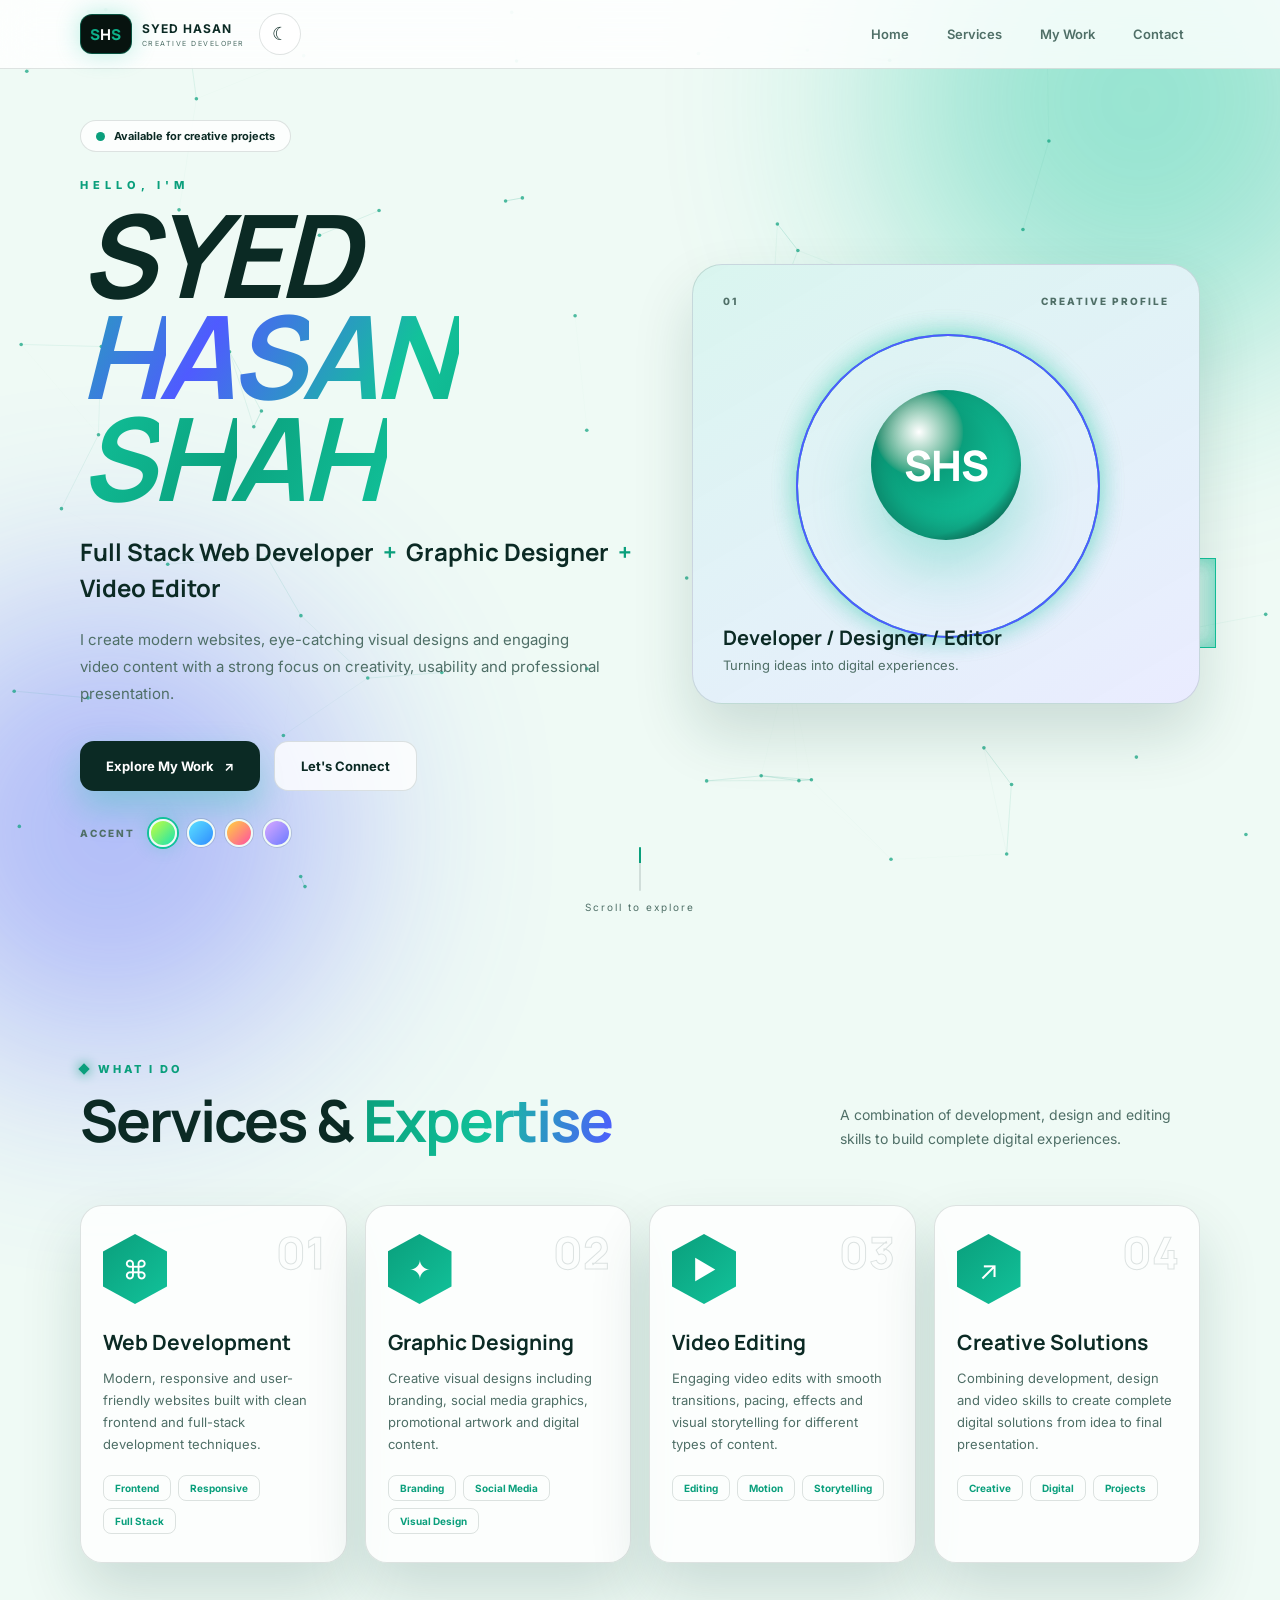
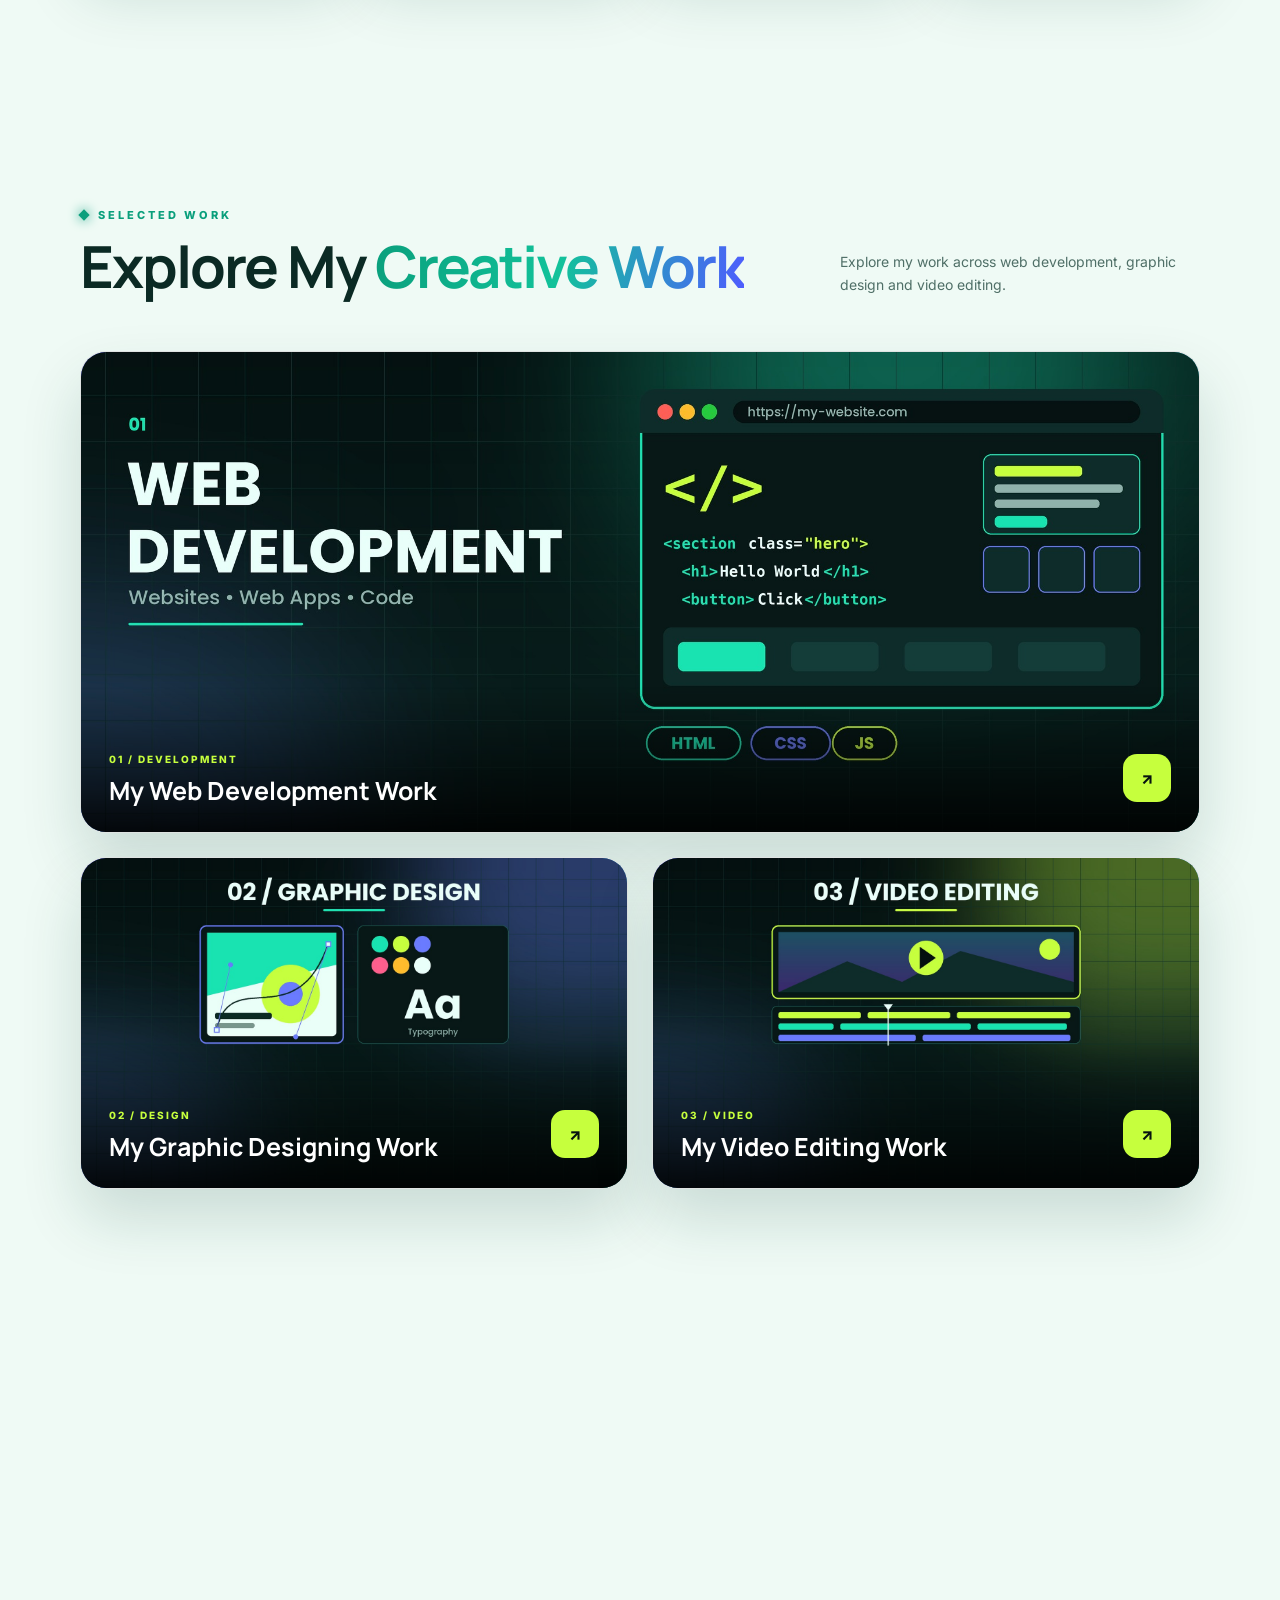
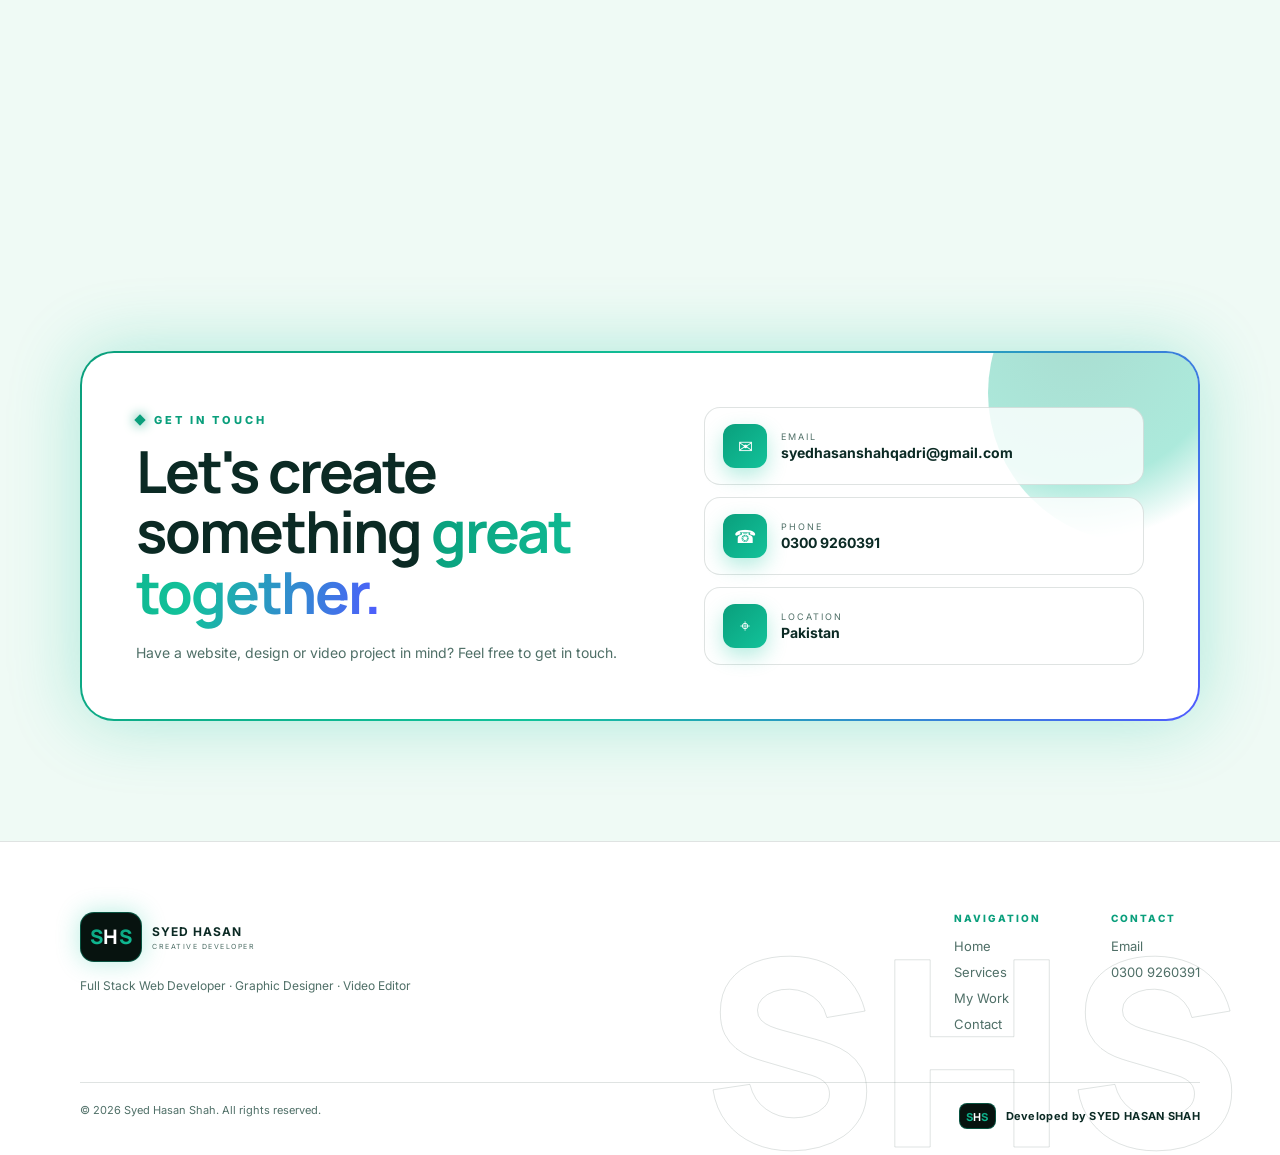
<file: index.html>
<!DOCTYPE html>
<html lang="en">
<head>
    <meta charset="UTF-8">
    <meta name="viewport" content="width=device-width, initial-scale=1.0">
    <meta name="description" content="Syed Hasan Shah - Full Stack Web Developer, Graphic Designer and Video Editor.">
    <meta name="author" content="Syed Hasan Shah">

    <!-- Install as an app + offline -->
    <link rel="manifest" href="manifest.webmanifest">
    <meta name="theme-color" content="#04100f">
    <meta name="mobile-web-app-capable" content="yes">
    <meta name="apple-mobile-web-app-capable" content="yes">
    <meta name="apple-mobile-web-app-title" content="SHS">
    <meta name="apple-mobile-web-app-status-bar-style" content="black-translucent">
    <link rel="icon" type="image/svg+xml" href="icons/favicon.svg">
    <link rel="icon" type="image/png" sizes="32x32" href="icons/favicon-32.png">
    <link rel="apple-touch-icon" href="icons/apple-touch-icon.png">
    <title>Syed Hasan Shah | Developer • Designer • Video Editor</title>

    <!-- Link preview (WhatsApp, Facebook, LinkedIn, Telegram, X etc.) -->
    <meta property="og:type" content="website">
    <meta property="og:site_name" content="Syed Hasan Shah">
    <meta property="og:title" content="Syed Hasan Shah | Developer • Designer • Video Editor">
    <meta property="og:description" content="Full Stack Web Developer, Graphic Designer and Video Editor. Explore my creative work.">
    <meta property="og:url" content="https://syedhasanshahqadri-ops.github.io/FINAL-PORTFOLIO/">
    <meta property="og:image" content="https://syedhasanshahqadri-ops.github.io/FINAL-PORTFOLIO/images/og-cover.jpg">
    <meta property="og:image:type" content="image/jpeg">
    <meta property="og:image:width" content="1200">
    <meta property="og:image:height" content="630">
    <meta property="og:image:alt" content="Syed Hasan Shah - Full Stack Web Developer, Graphic Designer and Video Editor">
    <meta name="twitter:card" content="summary_large_image">
    <meta name="twitter:title" content="Syed Hasan Shah | Developer • Designer • Video Editor">
    <meta name="twitter:description" content="Full Stack Web Developer, Graphic Designer and Video Editor. Explore my creative work.">
    <meta name="twitter:image" content="https://syedhasanshahqadri-ops.github.io/FINAL-PORTFOLIO/images/og-cover.jpg">

    <link rel="preconnect" href="https://fonts.googleapis.com">
    <link rel="preconnect" href="https://fonts.gstatic.com" crossorigin>
    <link href="https://fonts.googleapis.com/css2?family=Inter:wght@400;500;600;700;800&family=Manrope:wght@500;600;700;800&display=swap" rel="stylesheet">
    <script>(function(){var d=document.documentElement,t,a;try{t=localStorage.getItem("theme");a=localStorage.getItem("accent")}catch(e){}if(!t)t=matchMedia("(prefers-color-scheme: light)").matches?"light":"dark";d.dataset.theme=t;d.dataset.accent=a||"lime"})()</script>
    <link rel="stylesheet" href="style.css">
</head>
<body>

    <div class="progress"></div>

    <!-- Background -->
    <div class="background-glow glow-one"></div>
    <div class="background-glow glow-two"></div>
    <canvas id="bg"></canvas>
    <div class="bgcube"><i></i><i></i><i></i><i></i><i></i><i></i></div>

    <!-- NAVBAR -->
    <header class="navbar">
        <div class="container nav-container">
            <a href="#home" class="logo">
                <span class="mark" aria-label="SHS"><b>S</b>H<b>S</b></span>
                <div>
                    <strong>SYED HASAN</strong>
                    <small>CREATIVE DEVELOPER</small>
                </div>
            </a>
            <button class="theme-btn" id="themeBtn" aria-label="Switch dark / light mode"><span class="sun">☀</span><span class="moon">☾</span></button>
            <button class="menu-btn" id="menuBtn" aria-label="Menu">☰</button>
            <nav id="navMenu">
                <a href="#home">Home</a>
                <a href="#services">Services</a>
                <a href="#work">My Work</a>
                <a href="#contact">Contact</a>
            </nav>
        </div>
    </header>

    <main>

        <!-- HERO -->
        <section class="hero" id="home">
            <div class="container hero-grid">

                <div class="hero-content reveal">
                    <div class="available"><span></span>Available for creative projects</div>
                    <p class="small-heading">HELLO, I'M</p>
                    <h1>SYED <span>HASAN SHAH</span></h1>
                    <h2>
                        Full Stack Web Developer <span>+</span>
                        Graphic Designer <span>+</span>
                        Video Editor
                    </h2>
                    <p class="hero-description">
                        I create modern websites, eye-catching visual designs
                        and engaging video content with a strong focus on
                        creativity, usability and professional presentation.
                    </p>
                    <div class="hero-buttons">
                        <a href="#work" class="btn primary-btn magnetic">Explore My Work <span>↗</span></a>
                        <a href="#contact" class="btn secondary-btn magnetic">Let's Connect</a>
                    </div>
                    <div class="swatches" role="group" aria-label="Pick an accent colour">
                        <small>Accent</small>
                        <button data-accent="lime" title="Lime" aria-label="Lime accent"></button>
                        <button data-accent="ocean" title="Ocean" aria-label="Ocean accent"></button>
                        <button data-accent="sunset" title="Sunset" aria-label="Sunset accent"></button>
                        <button data-accent="violet" title="Violet" aria-label="Violet accent"></button>
                    </div>
                </div>

                <div class="hero-card reveal">
                    <span class="chip c1">&lt;/&gt; Code</span>
                    <span class="chip c2">✦ Design</span>
                    <span class="chip c3">▶ Edit</span>
                    <div class="hero-card-top"><span>01</span><span>CREATIVE PROFILE</span></div>
                    <div class="profile-symbol"><div class="symbol-circle">SHS</div></div>
                    <div class="hero-card-bottom">
                        <strong>Developer / Designer / Editor</strong>
                        <p>Turning ideas into digital experiences.</p>
                    </div>
                </div>

            </div>
            <div class="scroll-indicator"><span></span>Scroll to explore</div>
        </section>

        <!-- SERVICES -->
        <section class="section" id="services">
            <div class="container">
                <div class="section-heading reveal">
                    <div>
                        <p class="eyebrow">WHAT I DO</p>
                        <h2>Services &amp; <span>Expertise</span></h2>
                    </div>
                    <p>A combination of development, design and editing skills to build complete digital experiences.</p>
                </div>

                <div class="services-grid">
                    <article class="service-card reveal">
                        <div class="service-number">01</div>
                        <div class="service-icon">⌘</div>
                        <h3>Web Development</h3>
                        <p>Modern, responsive and user-friendly websites built with clean frontend and full-stack development techniques.</p>
                        <div class="tags"><span>Frontend</span><span>Responsive</span><span>Full Stack</span></div>
                    </article>
                    <article class="service-card reveal">
                        <div class="service-number">02</div>
                        <div class="service-icon">✦</div>
                        <h3>Graphic Designing</h3>
                        <p>Creative visual designs including branding, social media graphics, promotional artwork and digital content.</p>
                        <div class="tags"><span>Branding</span><span>Social Media</span><span>Visual Design</span></div>
                    </article>
                    <article class="service-card reveal">
                        <div class="service-number">03</div>
                        <div class="service-icon">▶</div>
                        <h3>Video Editing</h3>
                        <p>Engaging video edits with smooth transitions, pacing, effects and visual storytelling for different types of content.</p>
                        <div class="tags"><span>Editing</span><span>Motion</span><span>Storytelling</span></div>
                    </article>
                    <article class="service-card reveal">
                        <div class="service-number">04</div>
                        <div class="service-icon">↗</div>
                        <h3>Creative Solutions</h3>
                        <p>Combining development, design and video skills to create complete digital solutions from idea to final presentation.</p>
                        <div class="tags"><span>Creative</span><span>Digital</span><span>Projects</span></div>
                    </article>
                </div>
            </div>
        </section>

        <!-- WORK -->
        <section class="section work-section" id="work">
            <div class="container">
                <div class="section-heading reveal">
                    <div>
                        <p class="eyebrow">SELECTED WORK</p>
                        <h2>Explore My <span>Creative Work</span></h2>
                    </div>
                    <p>Explore my work across web development, graphic design and video editing.</p>
                </div>

                <div class="work-grid">

                    <!-- WEB -->
                    <a href="web-development/index.html" class="work-card large-card reveal">
                        <div class="work-image">
                            <img src="images/web-work.jpg" alt="Web development projects" onerror="this.style.display='none'">
                            <div class="image-overlay"><span>VIEW PROJECTS ↗</span></div>
                        </div>
                        <div class="work-info">
                            <div>
                                <span class="work-label">01 / DEVELOPMENT</span>
                                <h3>My Web Development Work</h3>
                            </div>
                            <span class="arrow">↗</span>
                        </div>
                    </a>

                    <!-- GRAPHIC -->
                    <a href="https://syedhasanshahqadri-ops.github.io/graphic-designs/" target="_blank" rel="noopener" class="work-card reveal">
                        <div class="work-image">
                            <img src="images/graphic-work.jpg" alt="Graphic designing work" onerror="this.style.display='none'">
                            <div class="image-overlay"><span>OPEN WORK ↗</span></div>
                        </div>
                        <div class="work-info">
                            <div>
                                <span class="work-label">02 / DESIGN</span>
                                <h3>My Graphic Designing Work</h3>
                            </div>
                            <span class="arrow">↗</span>
                        </div>
                    </a>

                    <!-- VIDEO -->
                    <a href="https://syedhasanshahqadri-ops.github.io/Video-Web/" target="_blank" rel="noopener" class="work-card reveal">
                        <div class="work-image">
                            <img src="images/video-work.jpg" alt="Video editing work" onerror="this.style.display='none'">
                            <div class="image-overlay"><span>OPEN WORK ↗</span></div>
                        </div>
                        <div class="work-info">
                            <div>
                                <span class="work-label">03 / VIDEO</span>
                                <h3>My Video Editing Work</h3>
                            </div>
                            <span class="arrow">↗</span>
                        </div>
                    </a>

                </div>
            </div>
        </section>

        <!-- ABOUT / APPROACH -->
        <section class="section about-section">
            <div class="container about-grid">
                <div class="about-title reveal">
                    <p class="eyebrow">MY APPROACH</p>
                    <h2>Creative thinking meets <span>technical skills.</span></h2>
                </div>
                <div class="about-text reveal">
                    <p>I believe good digital work is not only about making something look attractive. It should also be functional, clear and enjoyable to use.</p>
                    <p>My work combines web development, graphic design and video editing to create digital experiences that communicate ideas effectively.</p>
                    <div class="stats">
                        <div><strong>03</strong><span>Creative Fields</span></div>
                        <div><strong>12+</strong><span>Web Projects</span></div>
                        <div><strong>∞</strong><span>Ideas to Create</span></div>
                    </div>
                </div>
            </div>
        </section>

        <!-- CONTACT -->
        <section class="section contact-section" id="contact">
            <div class="container">
                <div class="contact-box reveal">
                    <div class="contact-main">
                        <p class="eyebrow">GET IN TOUCH</p>
                        <h2>Let's create something <span>great together.</span></h2>
                        <p>Have a website, design or video project in mind? Feel free to get in touch.</p>
                    </div>
                    <div class="contact-details">
                        <a href="mailto:syedhasanshahqadri@gmail.com">
                            <span class="contact-icon">✉</span>
                            <div><small>EMAIL</small><strong>syedhasanshahqadri@gmail.com</strong></div>
                        </a>
                        <a href="tel:+923009260391">
                            <span class="contact-icon">☎</span>
                            <div><small>PHONE</small><strong>0300 9260391</strong></div>
                        </a>
                        <div>
                            <span class="contact-icon">⌖</span>
                            <div><small>LOCATION</small><strong>Pakistan</strong></div>
                        </div>
                    </div>
                </div>
            </div>
        </section>

    </main>

    <!-- FOOTER -->
    <footer>
        <div class="container footer-top">
            <div>
                <a href="#home" class="logo footer-logo">
                    <span class="mark" aria-label="SHS"><b>S</b>H<b>S</b></span>
                    <div><strong>SYED HASAN</strong><small>CREATIVE DEVELOPER</small></div>
                </a>
                <p>Full Stack Web Developer · Graphic Designer · Video Editor</p>
            </div>
            <div class="footer-links">
                <div>
                    <small>NAVIGATION</small>
                    <a href="#home">Home</a>
                    <a href="#services">Services</a>
                    <a href="#work">My Work</a>
                    <a href="#contact">Contact</a>
                </div>
                <div>
                    <small>CONTACT</small>
                    <a href="mailto:syedhasanshahqadri@gmail.com">Email</a>
                    <a href="tel:+923009260391">0300 9260391</a>
                </div>
            </div>
        </div>
        <div class="container footer-bottom">
            <span>© 2026 Syed Hasan Shah. All rights reserved.</span>
            <span class="dev"><span class="mark" aria-hidden="true"><b>S</b>H<b>S</b></span>Developed by SYED HASAN SHAH</span>
        </div>
    </footer>

    <script src="script.js"></script>
    <script src="pwa.js"></script>
</body>
</html>
</file>
<file: style.css>
:root,[data-theme=dark]{--bg:#04100f;--bg2:#0a2220;--text:#e9fff9;--muted:#8fb3ab;--card:rgba(255,255,255,.05);--border:rgba(160,255,225,.16);--a1:#c6ff3d;--a2:#19e3b1;--a3:#6a7bff;--btn:#c6ff3d;--btn-text:#06130f;--nav:rgba(4,16,15,.72);--shadow:0 30px 70px rgba(0,0,0,.55);--glow:color-mix(in srgb,var(--a2) 35%,transparent);--bright:#c6ff3d;--dot:198,255,61}
[data-theme=light]{--bg:#effaf5;--bg2:#fff;--text:#0b2a24;--muted:#4f6f67;--card:rgba(255,255,255,.8);--border:rgba(11,42,36,.13);--a1:#0a9f7c;--a2:#12c29a;--a3:#4f5bff;--btn:#0b2a24;--btn-text:#fff;--nav:rgba(255,255,255,.82);--shadow:0 30px 60px rgba(11,70,56,.16);--glow:color-mix(in srgb,var(--a2) 30%,transparent);--bright:#c6ff3d;--dot:10,159,124}
*{margin:0;padding:0;box-sizing:border-box}
html{scroll-behavior:smooth}
body{font-family:"Inter",sans-serif;color:var(--text);background:var(--bg);overflow-x:hidden;transition:background .5s,color .5s}
a{text-decoration:none;color:inherit}
img{width:100%;display:block}
.container{width:min(1120px,92%);margin:auto;position:relative;z-index:2}
.progress{position:fixed;top:0;left:0;height:3px;width:0;z-index:300;background:linear-gradient(90deg,var(--a1),var(--a2),var(--a3))}

/* background */
#bg{position:fixed;inset:0;width:100%;height:100%;z-index:0;pointer-events:none}
.background-glow{position:fixed;border-radius:50%;filter:blur(110px);z-index:0;opacity:.4;animation:drift 15s ease-in-out infinite alternate}
.glow-one{width:520px;height:520px;background:var(--a2);top:-160px;right:-120px}
.glow-two{width:460px;height:460px;background:var(--a3);bottom:-160px;left:-120px;animation-delay:-7s}
@keyframes drift{to{transform:translate(-60px,70px) scale(1.2)}}
.bgcube{position:fixed;z-index:1;width:90px;height:90px;right:5%;top:62%;pointer-events:none;transform-style:preserve-3d;animation:tumble 16s linear infinite;translate:calc(var(--mx,0)*40px) calc(var(--mx2,0)*40px + var(--sy,0)*-.15px)}
.bgcube i{position:absolute;inset:0;border:1.5px solid var(--a2);background:color-mix(in srgb,var(--a2) 8%,transparent);box-shadow:inset 0 0 18px var(--glow)}
.bgcube i:nth-child(1){transform:translateZ(45px)}.bgcube i:nth-child(2){transform:rotateY(180deg) translateZ(45px)}
.bgcube i:nth-child(3){transform:rotateY(90deg) translateZ(45px)}.bgcube i:nth-child(4){transform:rotateY(-90deg) translateZ(45px)}
.bgcube i:nth-child(5){transform:rotateX(90deg) translateZ(45px)}.bgcube i:nth-child(6){transform:rotateX(-90deg) translateZ(45px)}
@keyframes tumble{to{transform:rotateX(360deg) rotateY(360deg)}}

/* navbar */
.navbar{position:fixed;top:0;left:0;right:0;z-index:200;background:var(--nav);backdrop-filter:blur(18px);border-bottom:1px solid var(--border);padding:13px 0;transition:box-shadow .3s,background .5s}
.navbar.scrolled{box-shadow:0 14px 40px rgba(0,0,0,.2)}
.nav-container{display:flex;justify-content:space-between;align-items:center;gap:14px}
.logo{display:flex;align-items:center;gap:10px}
.logo>span{width:40px;height:40px;display:grid;place-items:center;border-radius:12px;background:linear-gradient(135deg,var(--a1),var(--a2));color:var(--btn-text);font-weight:800;font-size:13px;box-shadow:0 0 24px var(--glow);transition:transform .7s}
.logo:hover>span{transform:rotateX(360deg)}
.logo strong{display:block;font-size:12px;letter-spacing:1px}
.logo small{display:block;margin-top:3px;color:var(--muted);font-size:7px;letter-spacing:1.5px}
nav{display:flex;gap:6px;margin-left:auto}
nav a{position:relative;padding:9px 16px;font-size:13px;font-weight:600;color:var(--muted);transition:color .3s}
nav a::after{content:"";position:absolute;left:16px;right:16px;bottom:2px;height:2px;border-radius:2px;background:linear-gradient(90deg,var(--a1),var(--a2));transform:scaleX(0);transform-origin:left;transition:transform .35s}
nav a:hover{color:var(--text)}nav a:hover::after{transform:scaleX(1)}
.theme-btn,.menu-btn{width:42px;height:42px;border-radius:50%;border:1px solid var(--border);background:var(--card);color:var(--text);font-size:18px;cursor:pointer;transition:rotate .5s,background .3s,box-shadow .3s}
.theme-btn:hover{rotate:200deg;box-shadow:0 0 22px var(--glow)}
[data-theme=dark] .moon,[data-theme=light] .sun{display:none}
.menu-btn{display:none}

/* hero */
.hero{min-height:100vh;display:flex;align-items:center;padding:120px 0 90px;position:relative}
.hero-grid{display:grid;grid-template-columns:1.05fr .95fr;gap:50px;align-items:center}
.available{display:inline-flex;align-items:center;gap:9px;background:var(--card);border:1px solid var(--border);padding:8px 15px;border-radius:30px;font-size:11px;font-weight:700}
.available span{width:9px;height:9px;border-radius:50%;background:var(--a1);animation:ping 1.6s infinite}
@keyframes ping{0%{box-shadow:0 0 0 0 var(--glow)}100%{box-shadow:0 0 0 13px transparent}}
.small-heading{margin-top:26px;font-size:11px;font-weight:800;letter-spacing:5px;color:var(--a1)}
.hero h1{font-family:"Manrope",sans-serif;font-size:clamp(56px,9vw,124px);line-height:.88;letter-spacing:-5px;margin-top:12px;perspective:700px}
.hero h1>span:not(.word){display:block;perspective:700px}
.ch{display:inline-block;opacity:0;transform:translateZ(-380px) rotateY(80deg);transition:opacity .7s,transform 1s cubic-bezier(.2,.9,.3,1.15);transition-delay:calc(var(--i)*60ms + .25s)}
.hero h1>span:not(.word) .ch{background:linear-gradient(120deg,var(--a1),var(--a2),var(--a3),var(--a2),var(--a1)) 0 0/1100% 100% repeat-x;background-position:calc(var(--i)*10%) 0;-webkit-background-clip:text;background-clip:text;color:transparent;animation:sh 7s linear infinite}
@keyframes sh{to{background-position:calc(var(--i)*10% + 1100%) 0}}
.show .ch{opacity:1;transform:none}
.hero h2{font-family:"Manrope",sans-serif;font-size:clamp(17px,2.2vw,24px);margin-top:26px;line-height:1.5}
.hero h2 span{color:var(--a1);margin:0 4px}
.hero-description{max-width:520px;color:var(--muted);line-height:1.8;font-size:15px;margin-top:20px}
.hero-buttons{display:flex;gap:14px;margin-top:34px;flex-wrap:wrap}
.btn{display:inline-flex;align-items:center;gap:10px;padding:16px 26px;border-radius:14px;font-size:13px;font-weight:700;transition:transform .2s ease-out,box-shadow .3s,background .3s}
.primary-btn{background:var(--btn);color:var(--btn-text);box-shadow:0 0 0 0 var(--glow),0 16px 34px var(--glow);animation:pulse 2.6s infinite}
@keyframes pulse{70%{box-shadow:0 0 0 16px transparent,0 16px 34px var(--glow)}}
.secondary-btn{border:1px solid var(--border);background:var(--card)}
.secondary-btn:hover{border-color:var(--a2);box-shadow:0 0 26px var(--glow)}

/* hero 3D orbit card */
.hero-card{position:relative;transform-style:preserve-3d;min-height:440px;padding:30px;border-radius:30px;border:1px solid var(--border);display:flex;flex-direction:column;justify-content:space-between;background:linear-gradient(150deg,color-mix(in srgb,var(--a2) 16%,transparent),color-mix(in srgb,var(--a3) 12%,transparent)),var(--bg2);box-shadow:var(--shadow)}
.hero-card::before,.hero-card::after{content:"";position:absolute;left:50%;top:50%;border-radius:50%;margin:-150px 0 0 -150px;width:300px;height:300px;border:2px solid var(--a2);box-shadow:0 0 24px var(--glow)}
.hero-card::before{animation:ringA 9s linear infinite}
.hero-card::after{border-color:var(--a3);animation:ringB 12s linear infinite}
@keyframes ringA{from{transform:rotateX(72deg) rotateZ(0)}to{transform:rotateX(72deg) rotateZ(360deg)}}
@keyframes ringB{from{transform:rotateY(72deg) rotateZ(0)}to{transform:rotateY(72deg) rotateZ(-360deg)}}
.hero-card-top{display:flex;justify-content:space-between;font-size:10px;font-weight:800;letter-spacing:2px;color:var(--muted);transform:translateZ(30px)}
.profile-symbol{display:grid;place-items:center;transform:translateZ(70px)}
.symbol-circle{width:150px;height:150px;border-radius:50%;display:grid;place-items:center;font-family:"Manrope",sans-serif;font-weight:800;font-size:42px;letter-spacing:-1px;color:var(--btn-text);background:radial-gradient(circle at 32% 28%,#fff 0,var(--a1) 30%,var(--a2) 70%,color-mix(in srgb,var(--a2) 40%,#000));box-shadow:0 30px 60px var(--glow),inset 0 -10px 24px rgba(0,0,0,.3);animation:bob 5s ease-in-out infinite}
@keyframes bob{50%{translate:0 -18px}}
.hero-card-bottom{transform:translateZ(50px)}
.hero-card-bottom strong{font-family:"Manrope",sans-serif;font-size:20px}
.hero-card-bottom p{color:var(--muted);font-size:13px;margin-top:6px}
.chip{position:absolute;left:50%;top:50%;margin:-16px 0 0 -42px;z-index:3;padding:9px 16px;border-radius:30px;font-size:11px;font-weight:800;color:var(--btn-text);background:linear-gradient(135deg,var(--a1),var(--a2));box-shadow:0 12px 26px var(--glow);animation:orbit 12s linear infinite}
.c2{animation-delay:-4s}.c3{animation-delay:-8s}
@keyframes orbit{from{transform:rotateY(0) translateZ(190px) rotateY(0)}to{transform:rotateY(360deg) translateZ(190px) rotateY(-360deg)}}
.scroll-indicator{position:absolute;bottom:24px;left:50%;translate:-50% 0;display:flex;flex-direction:column;align-items:center;gap:10px;font-size:10px;letter-spacing:2px;color:var(--muted);z-index:2}
.scroll-indicator span{width:2px;height:44px;background:var(--border);position:relative;overflow:hidden;border-radius:2px}
.scroll-indicator span::after{content:"";position:absolute;left:0;width:100%;height:16px;background:var(--a1);animation:drop 1.8s infinite}
@keyframes drop{from{top:-16px}to{top:44px}}

/* sections */
.section{padding:120px 0;position:relative;z-index:2}
.section-heading{display:flex;justify-content:space-between;align-items:flex-end;gap:30px;margin-bottom:54px}
.section-heading>p{max-width:360px;color:var(--muted);line-height:1.7;font-size:14px}
.eyebrow{display:inline-flex;align-items:center;gap:10px;color:var(--a1);font-size:11px;font-weight:800;letter-spacing:3px;margin-bottom:14px}
.eyebrow::before{content:"";width:8px;height:8px;background:var(--a1);transform:rotate(45deg);box-shadow:0 0 12px var(--a1)}
.section h2{font-family:"Manrope",sans-serif;font-size:clamp(34px,5vw,58px);line-height:1.05;letter-spacing:-2px}
.section h2 span{background:linear-gradient(100deg,var(--a1),var(--a2),var(--a3));-webkit-background-clip:text;background-clip:text;color:transparent}

/* services */
.services-grid{display:grid;grid-template-columns:repeat(4,1fr);gap:18px}
.service-card{position:relative;transform-style:preserve-3d;background:var(--card);border:1px solid var(--border);border-radius:22px;padding:28px 22px;box-shadow:var(--shadow)}
.service-card::before{content:"";position:absolute;left:22px;right:22px;top:0;height:3px;border-radius:0 0 3px 3px;background:linear-gradient(90deg,var(--a1),var(--a3));transform:scaleX(0);transform-origin:left;transition:transform .5s}
.service-card:hover::before{transform:scaleX(1)}
.service-card::after,.stats>div::after{content:"";position:absolute;inset:0;border-radius:inherit;background:radial-gradient(240px circle at var(--mx,50%) var(--my,50%),var(--glow),transparent 65%);opacity:0;transition:opacity .3s;pointer-events:none}
.service-card:hover::after,.stats>div:hover::after{opacity:.7}
.service-card:hover{border-color:var(--a2)}
.service-number{position:absolute;top:16px;right:20px;font-family:"Manrope",sans-serif;font-size:44px;font-weight:800;color:transparent;-webkit-text-stroke:1px var(--border);transform:translateZ(20px)}
.service-icon{width:64px;height:70px;display:grid;place-items:center;font-size:26px;color:var(--btn-text);background:linear-gradient(135deg,var(--a1),var(--a2));clip-path:polygon(50% 0,100% 25%,100% 75%,50% 100%,0 75%,0 25%);transform:translateZ(64px);transition:rotate .7s}
.service-card:hover .service-icon{rotate:y 360deg}
.service-card h3{font-family:"Manrope",sans-serif;font-size:21px;margin-top:24px;transform:translateZ(36px)}
.service-card p{color:var(--muted);line-height:1.7;font-size:13px;margin-top:11px;transform:translateZ(18px)}
.tags{display:flex;flex-wrap:wrap;gap:7px;margin-top:20px;transform:translateZ(28px)}
.tags span{font-size:10px;font-weight:700;padding:6px 11px;border-radius:8px;border:1px solid var(--border);color:var(--a1)}

/* work */
.work-grid{display:grid;grid-template-columns:repeat(2,1fr);gap:24px}
.large-card{grid-column:1/-1}
.work-card{display:block;position:relative;border-radius:26px;overflow:hidden;border:1px solid var(--border);background:var(--bg2);box-shadow:var(--shadow)}
.work-card:hover{border-color:var(--a2);box-shadow:0 0 50px var(--glow),var(--shadow)}
.work-image{height:330px;position:relative;overflow:hidden;background:linear-gradient(135deg,var(--a3),var(--a2))}
.large-card .work-image{height:480px}
.work-image img{width:100%;height:100%;object-fit:cover;scale:1.04;transition:scale .8s}
.work-card:hover .work-image img{scale:1.1}
.image-overlay{position:absolute;inset:0;display:grid;place-items:center;background:rgba(0,0,0,.35);backdrop-filter:blur(3px);opacity:0;transition:opacity .4s}
.image-overlay span{background:var(--btn);color:var(--btn-text);padding:13px 22px;border-radius:12px;font-size:12px;font-weight:800;translate:0 24px;transition:translate .4s}
.work-card:hover .image-overlay{opacity:1}
.work-card:hover .image-overlay span{translate:0 0}
.work-info{position:absolute;left:0;right:0;bottom:0;display:flex;justify-content:space-between;align-items:center;padding:60px 28px 24px;background:linear-gradient(transparent,rgba(0,0,0,.88));color:#fff;pointer-events:none}
.work-label{color:var(--bright);font-size:10px;font-weight:800;letter-spacing:2px}
.work-info h3{font-family:"Manrope",sans-serif;font-size:25px;margin-top:6px}
.arrow{width:48px;height:48px;display:grid;place-items:center;border-radius:14px;background:var(--bright);color:#06130f;font-weight:800;transition:rotate .4s}
.work-card:hover .arrow{rotate:45deg}

/* about */
.about-grid{display:grid;grid-template-columns:1fr 1fr;gap:60px;align-items:center}
.about-text p{color:var(--muted);line-height:1.9;font-size:15px;margin-bottom:16px}
.stats{display:grid;grid-template-columns:repeat(3,1fr);gap:14px;margin-top:30px}
.stats>div{position:relative;background:var(--card);border:1px solid var(--border);border-radius:20px;padding:24px 14px;text-align:center;box-shadow:var(--shadow);animation:floaty 5s ease-in-out infinite}
.stats>div:nth-child(2){animation-delay:-1.6s}.stats>div:nth-child(3){animation-delay:-3.2s}
@keyframes floaty{50%{translate:0 -10px}}
.stats strong{display:block;font-family:"Manrope",sans-serif;font-size:38px;background:linear-gradient(120deg,var(--a1),var(--a3));-webkit-background-clip:text;background-clip:text;color:transparent}
.stats span{font-size:11px;color:var(--muted);font-weight:600}

/* contact */
.contact-box{display:grid;grid-template-columns:1.2fr 1fr;gap:40px;align-items:center;padding:54px;border-radius:34px;border:2px solid transparent;background:linear-gradient(var(--bg2),var(--bg2)) padding-box,linear-gradient(120deg,var(--a1),var(--a2),var(--a3)) border-box;box-shadow:0 0 70px var(--glow);position:relative;overflow:hidden}
.contact-box::before{content:"";position:absolute;width:300px;height:300px;right:-90px;top:-110px;border-radius:50%;background:radial-gradient(circle at 30% 30%,var(--a1),var(--a2) 50%,transparent 70%);opacity:.35;animation:bob 7s ease-in-out infinite}
.contact-main,.contact-details{position:relative}
.contact-main>p:last-child{color:var(--muted);line-height:1.7;margin-top:18px;font-size:14px}
.contact-details{display:grid;gap:12px}
.contact-details>*{display:flex;align-items:center;gap:14px;padding:16px 18px;border-radius:16px;background:var(--card);border:1px solid var(--border);transition:transform .3s,border-color .3s}
.contact-details a:hover{transform:translateX(10px);border-color:var(--a2)}
.contact-icon{width:44px;height:44px;flex:none;display:grid;place-items:center;border-radius:12px;background:linear-gradient(135deg,var(--a1),var(--a2));color:var(--btn-text);font-size:18px;box-shadow:0 8px 20px var(--glow)}
.contact-details small{display:block;font-size:9px;letter-spacing:2px;color:var(--muted)}
.contact-details strong{font-size:14px;word-break:break-word}

/* footer */
footer{position:relative;z-index:2;overflow:hidden;background:var(--bg2);border-top:1px solid var(--border);padding:70px 0 26px;transition:background .5s}
footer::after{content:"SHS";position:absolute;right:3%;bottom:-70px;font:800 260px "Manrope",sans-serif;color:transparent;-webkit-text-stroke:1px var(--border);pointer-events:none}
.footer-top{display:flex;justify-content:space-between;gap:40px;flex-wrap:wrap}
.footer-top>div:first-child p{color:var(--muted);font-size:12px;margin-top:16px}
.footer-links{display:flex;gap:70px}
.footer-links div{display:flex;flex-direction:column;gap:10px}
.footer-links small{color:var(--a1);font-size:10px;letter-spacing:2px;font-weight:800;margin-bottom:4px}
.footer-links a{font-size:13px;color:var(--muted);transition:color .3s,transform .3s}
.footer-links a:hover{color:var(--a1);transform:translateX(5px)}
.footer-bottom{display:flex;justify-content:space-between;gap:12px;flex-wrap:wrap;border-top:1px solid var(--border);margin-top:50px;padding-top:20px;color:var(--muted);font-size:11px}

/* reveal (individual transform props so 3D tilt can use transform) */
.reveal{opacity:0;translate:0 60px;scale:.94;filter:blur(12px);transition:opacity .9s ease var(--d,0s),translate .9s cubic-bezier(.2,.8,.2,1) var(--d,0s),scale .9s cubic-bezier(.2,.8,.2,1) var(--d,0s),filter .9s ease var(--d,0s),transform .2s ease-out,box-shadow .4s,border-color .4s,background .5s}
.reveal.show{opacity:1;translate:0 0;scale:1;filter:none}
.hero-content.reveal{translate:0 0;scale:1;filter:none}

@media(max-width:1000px){.services-grid{grid-template-columns:repeat(2,1fr)}}
@media(max-width:850px){
.hero-grid,.about-grid,.contact-box{grid-template-columns:1fr}
.hero{padding-top:110px}.hero-card{min-height:400px}
@keyframes orbit{from{transform:rotateY(0) translateZ(150px) rotateY(0)}to{transform:rotateY(360deg) translateZ(150px) rotateY(-360deg)}}
.menu-btn{display:block}
nav{position:absolute;top:70px;left:4%;right:4%;flex-direction:column;margin:0;background:var(--bg2);border:1px solid var(--border);border-radius:20px;padding:10px;box-shadow:var(--shadow);opacity:0;pointer-events:none;transform:perspective(600px) rotateX(-25deg) translateY(-10px);transform-origin:top;transition:opacity .3s,transform .4s}
nav.active{opacity:1;pointer-events:auto;transform:none}
.theme-btn{margin-left:auto}
.section-heading{flex-direction:column;align-items:flex-start}
.contact-box{padding:32px 22px}
}
@media(max-width:600px){.services-grid,.work-grid{grid-template-columns:1fr}.work-image,.large-card .work-image{height:260px}.bgcube{display:none}.hero h1{letter-spacing:-2px}.stats{grid-template-columns:1fr}.footer-links{gap:40px}footer::after{font-size:160px}}
@media(prefers-reduced-motion:reduce){*{animation:none!important;transition:none!important}.reveal,.ch{opacity:1;translate:none;scale:1;filter:none;transform:none}}

/* ===== ACCENT COLOURS (picked from the hero) — each one re-colours the whole design in both themes ===== */
[data-theme=dark][data-accent=ocean]{--a1:#5be0ff;--a2:#2f8cff;--a3:#8a6bff;--btn:#5be0ff;--bright:#5be0ff}
[data-theme=light][data-accent=ocean]{--a1:#0a7fb8;--a2:#1f7ae0;--a3:#6a4bff;--bright:#5be0ff}
[data-theme=dark][data-accent=sunset]{--a1:#ffd23d;--a2:#ff7a59;--a3:#ff4fa3;--btn:#ffd23d;--bright:#ffd23d}
[data-theme=light][data-accent=sunset]{--a1:#d4600a;--a2:#f0563a;--a3:#d63a8a;--bright:#ffd23d}
[data-theme=dark][data-accent=violet]{--a1:#d9a8ff;--a2:#a77bff;--a3:#5fb6ff;--btn:#d9a8ff;--bright:#d9a8ff}
[data-theme=light][data-accent=violet]{--a1:#7a3fe0;--a2:#9a5cf0;--a3:#3d7be0;--bright:#d9a8ff}

.swatches{display:flex;align-items:center;gap:10px;margin-top:28px}
.swatches small{font-size:10px;font-weight:800;letter-spacing:2px;text-transform:uppercase;color:var(--muted);margin-right:4px}
.swatches button{width:28px;height:28px;border-radius:50%;border:2px solid var(--bg);cursor:pointer;box-shadow:0 0 0 1px var(--border);transition:transform .25s,box-shadow .25s}
.swatches button:hover{transform:scale(1.22) rotate(15deg)}
.swatches button.on{box-shadow:0 0 0 2px var(--a2),0 0 18px var(--glow)}
.swatches button[data-accent=lime]{background:linear-gradient(135deg,#c6ff3d,#19e3b1)}
.swatches button[data-accent=ocean]{background:linear-gradient(135deg,#5be0ff,#2f8cff)}
.swatches button[data-accent=sunset]{background:linear-gradient(135deg,#ffd23d,#ff4fa3)}
.swatches button[data-accent=violet]{background:linear-gradient(135deg,#d9a8ff,#6a7bff)}

.word{display:inline-block;white-space:nowrap}
.ch{padding-right:.07em;margin-right:-.07em}

/* ===== SHS LOGO: the two S letters take the accent colour, so they change with the accent picker ===== */
.mark,.logo>span.mark{display:inline-flex;align-items:center;justify-content:center;width:auto;min-width:48px;height:40px;padding:0 9px;border-radius:12px;background:#07130f;border:1px solid color-mix(in srgb,var(--a1) 45%,transparent);color:#fff;font:800 15px/1 "Manrope",sans-serif;letter-spacing:.2px;box-shadow:0 0 24px var(--glow);transition:transform .7s,border-color .4s,box-shadow .4s}
.mark b{font-weight:800;background:linear-gradient(135deg,var(--a1),var(--a2));-webkit-background-clip:text;background-clip:text;color:transparent}
.footer-logo>span.mark{height:50px;min-width:62px;font-size:20px;border-radius:14px}
.dev{display:inline-flex;align-items:center;gap:10px;font-weight:700;letter-spacing:.3px;color:var(--text)}
.dev .mark{height:26px;min-width:36px;padding:0 6px;font-size:11px;border-radius:8px;box-shadow:none}
</file>
